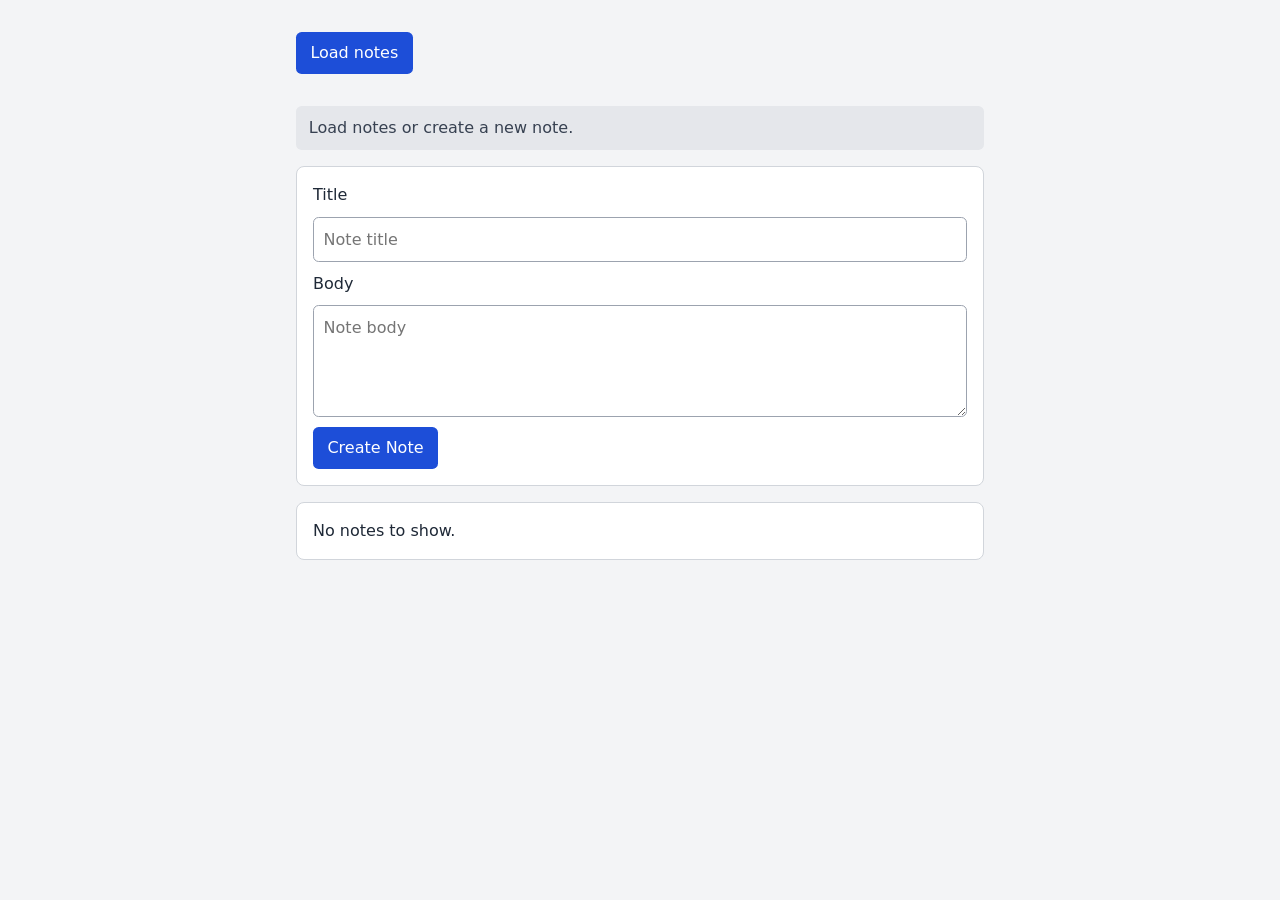
<file: quicknotes-system-design-/index.html>
<!DOCTYPE html>
<html lang="en">
<head>
    <meta charset="UTF-8">
    <meta name="viewport" content="width=device-width, initial-scale=1.0">
    <title>Quick Notes</title>
    <link rel="stylesheet" href="style.css">
    <script src="api.js" defer></script>
</head>
<body>
  <button id="load-btn" type="button">Load notes</button>
  <p id="status" role="status" aria-live="polite"></p>
  <form id="note-form">
    <label for="title-input">Title</label>
    <input id="title-input" name="title" type="text" placeholder="Note title" maxlength="100" required>
    <label for="body-input">Body</label>
    <textarea id="body-input" name="body" placeholder="Note body"></textarea>
    <button id="submit-btn" type="submit">Create Note</button>
  </form>
  <ul id="notes-list"></ul>
</body>
</html>
</file>
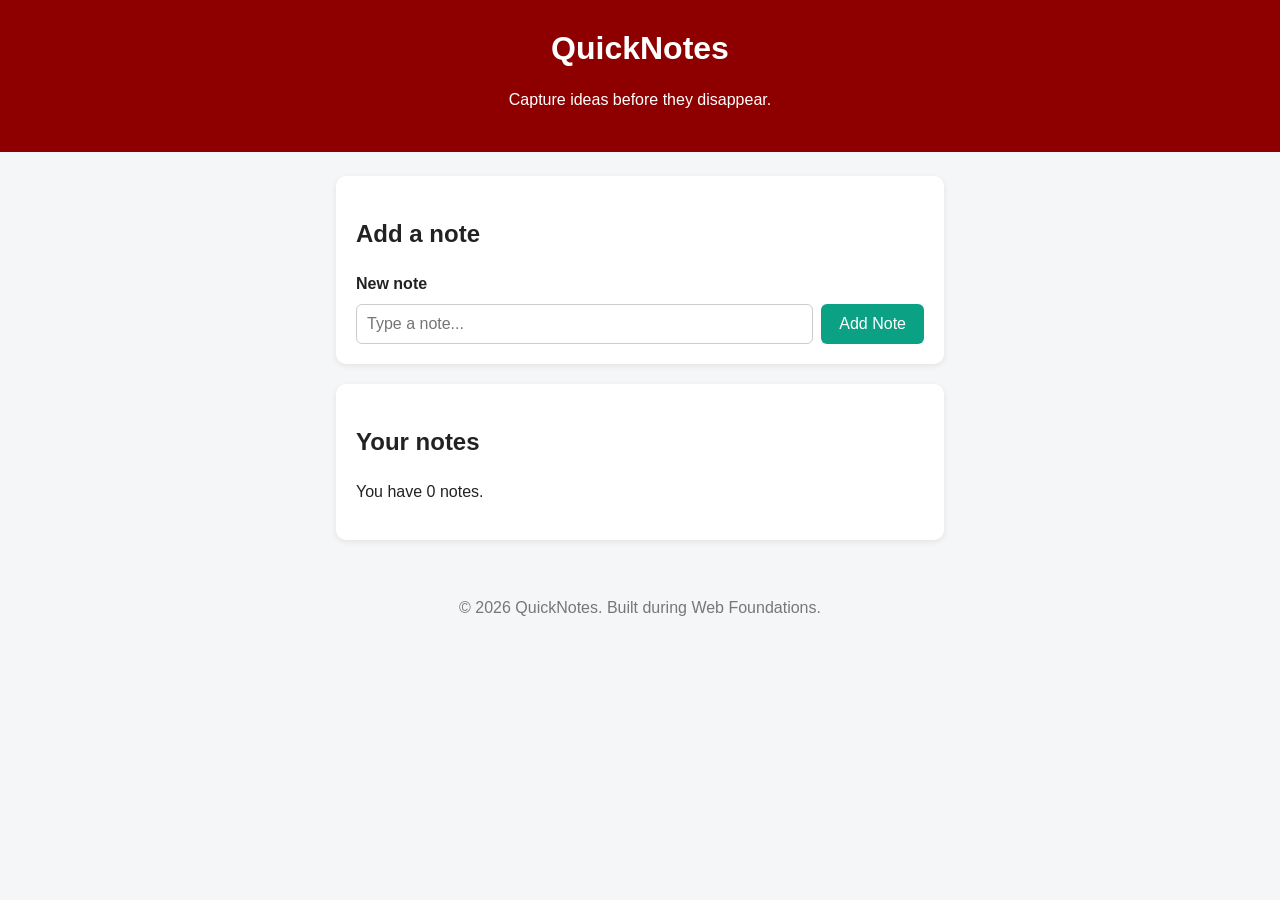
<file: Practice/quicknotes-day1/index.html>
<!DOCTYPE html>
<html lang="en">
  <head>
    <meta charset="UTF-8" />
    <meta name="viewport" content="width=device-width, initial-scale=1.0" />
    <link rel="stylesheet" href="style.css" />
    <script src="script.js" defer></script>

    <title>QuickNotes</title>
  </head>
  <body>
    <header>
      <h1>QuickNotes</h1>
      <p>Capture ideas before they disappear.</p>
    </header>
 
    <main>
      <section>
        <h2>Add a note</h2>
        <form id="note-form">
          <label for="note-input">New note</label>
          <input type="text" id="note-input" placeholder="Type a note..." />
          <button type="submit">Add Note</button>
        </form>
      </section>
 
      <section>
        <h2>Your notes</h2>
        <p id="note-count">You have 2 notes.</p>
        <ul id="notes-list">
          <li class = "note">Revise HTML forms</li>
          <li class = "note">Push my code to GitHub</li>
        </ul>
      </section>
    </main>
 
    <footer>
      <p>&copy; 2026 QuickNotes. Built during Web Foundations.</p>
    </footer>
  </body>
</html>
</file>
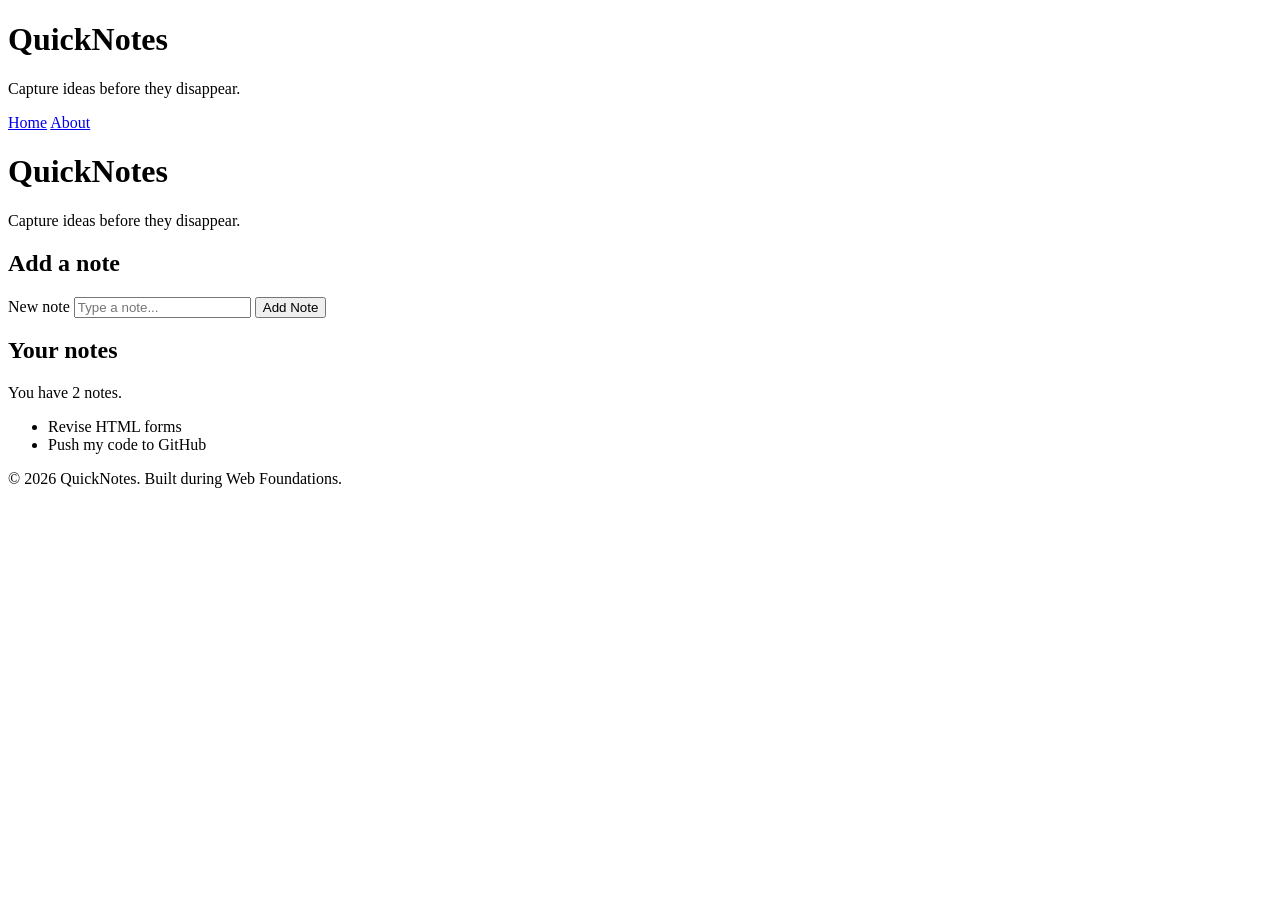
<file: Web-foundation-days/Day1/index.html>
<!DOCTYPE html>
<html lang="en">
  <head>
    <meta charset="UTF-8" />
    <meta name="viewport" content="width=device-width, initial-scale=1.0" />
    <title>QuickNotes</title>
  
  </head>
  <body>
    <header>
      <h1>QuickNotes</h1>
      <p>Capture ideas before they disappear.</p>
        <nav>
        <a href="index.html">Home</a>
        <a href="about.html">About</a>
        </nav>
     
    </header>
 
    <main>
    <h1>QuickNotes</h1>
      <p>Capture ideas before they disappear.</p>
      <section>
        <h2>Add a note</h2>
        <form id="note-form">
          <label for="note-input">New note</label>
          <input type="text" id="note-input" placeholder="Type a note..." />
          <button type="submit">Add Note</button>
        </form>
      </section>
 
      <section>
        <h2>Your notes</h2>
        <p id="note-count">You have 2 notes.</p>
        <ul id="notes-list">
          <li>Revise HTML forms</li>
          <li>Push my code to GitHub</li>
        </ul>
      </section>
    </main>
 
    <footer>
      <p>&copy; 2026 QuickNotes. Built during Web Foundations.</p>
    </footer>
  </body>
</html>
</file>
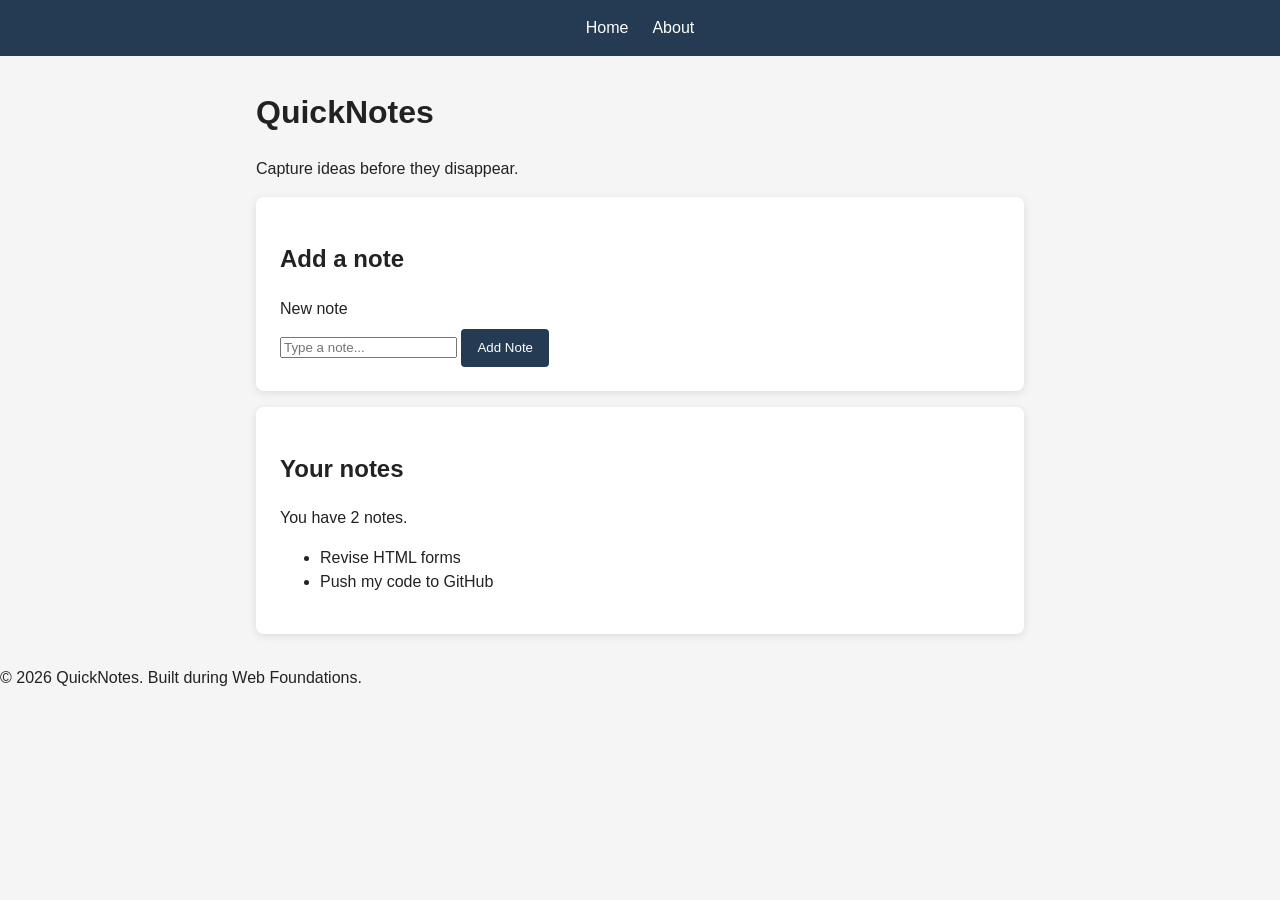
<file: Web-foundation-days/Day2/index.html>
<!DOCTYPE html>
<html lang="en">
  <head>
    <meta charset="UTF-8" />
    <meta name="viewport" content="width=device-width, initial-scale=1.0" />
    <link rel="stylesheet" href="style.css"/>

    <title>QuickNotes</title>
  
  </head>
  <body>
    <header>
        <nav>
        <a href="index.html">Home</a>
        <a href="about.html">About</a>
        </nav>
     
    </header>
 
    <main>
    <h1>QuickNotes</h1>
      <p>Capture ideas before they disappear.</p>
      <section>
        <h2>Add a note</h2>
        <form id="note-form">
          <label for="note-input">New note</label>
          <input type="text" id="note-input" placeholder="Type a note..." />
          <button type="submit">Add Note</button>
        </form>
      </section>
 
      <section>
        <h2>Your notes</h2>
        <p id="note-count">You have 2 notes.</p>
        <ul id="notes-list">
          <li>Revise HTML forms</li>
          <li>Push my code to GitHub</li>
        </ul>
      </section>
    </main>
 
    <footer>
      <p>&copy; 2026 QuickNotes. Built during Web Foundations.</p>
    </footer>
  </body>
</html>
</file>
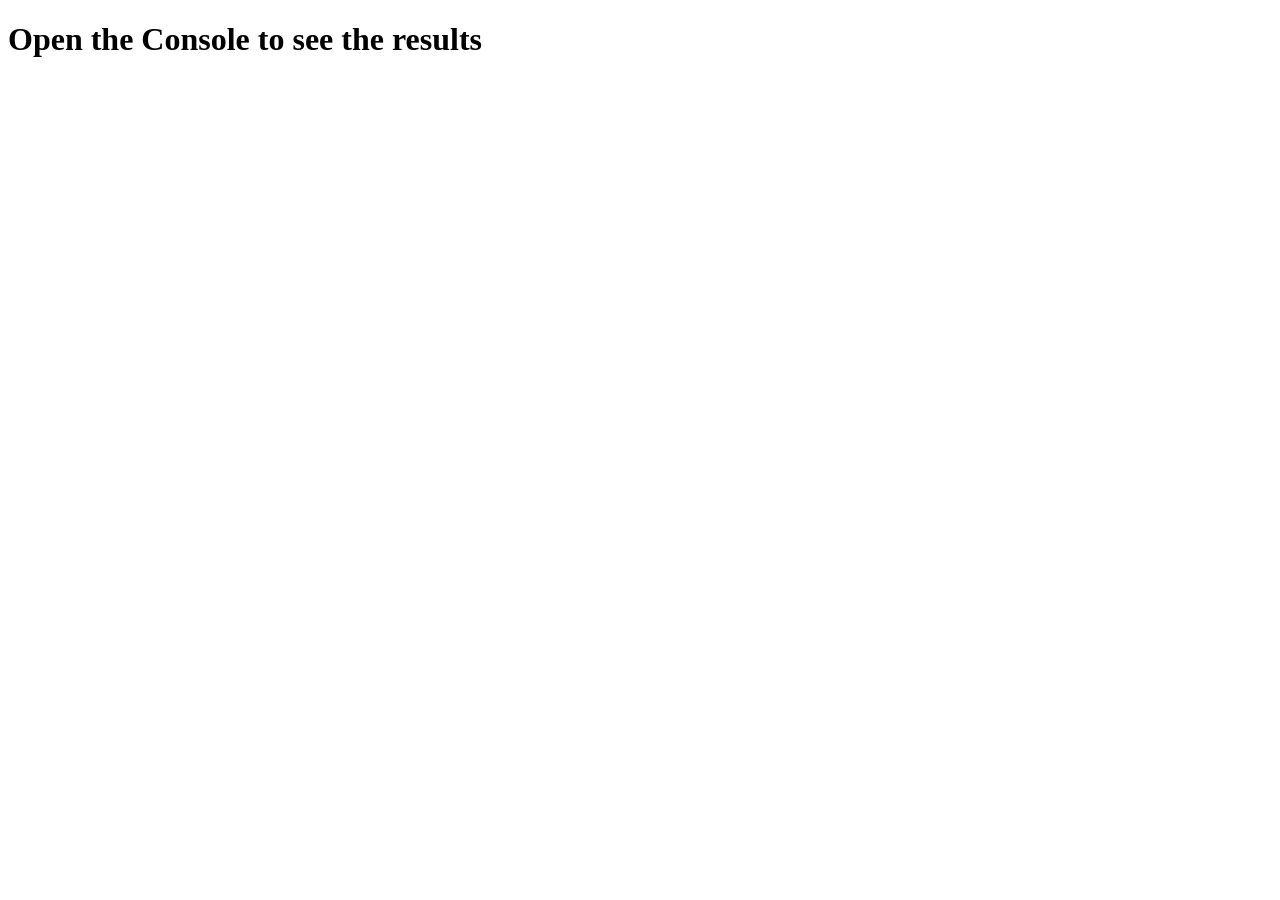
<file: Web-foundation-days/Day3/index.html>
<!DOCTYPE html>
<html lang="en">
  <head>
    <meta charset="UTF-8" />
    <meta name="viewport" content="width=device-width, initial-scale=1.0" />
    <script src="script.js" defer></script>

    <title>Notes Toolkit</title>
  
  </head>
<body>
<h1>Open the Console to see the results</h1>

</body>




  </html>
</file>
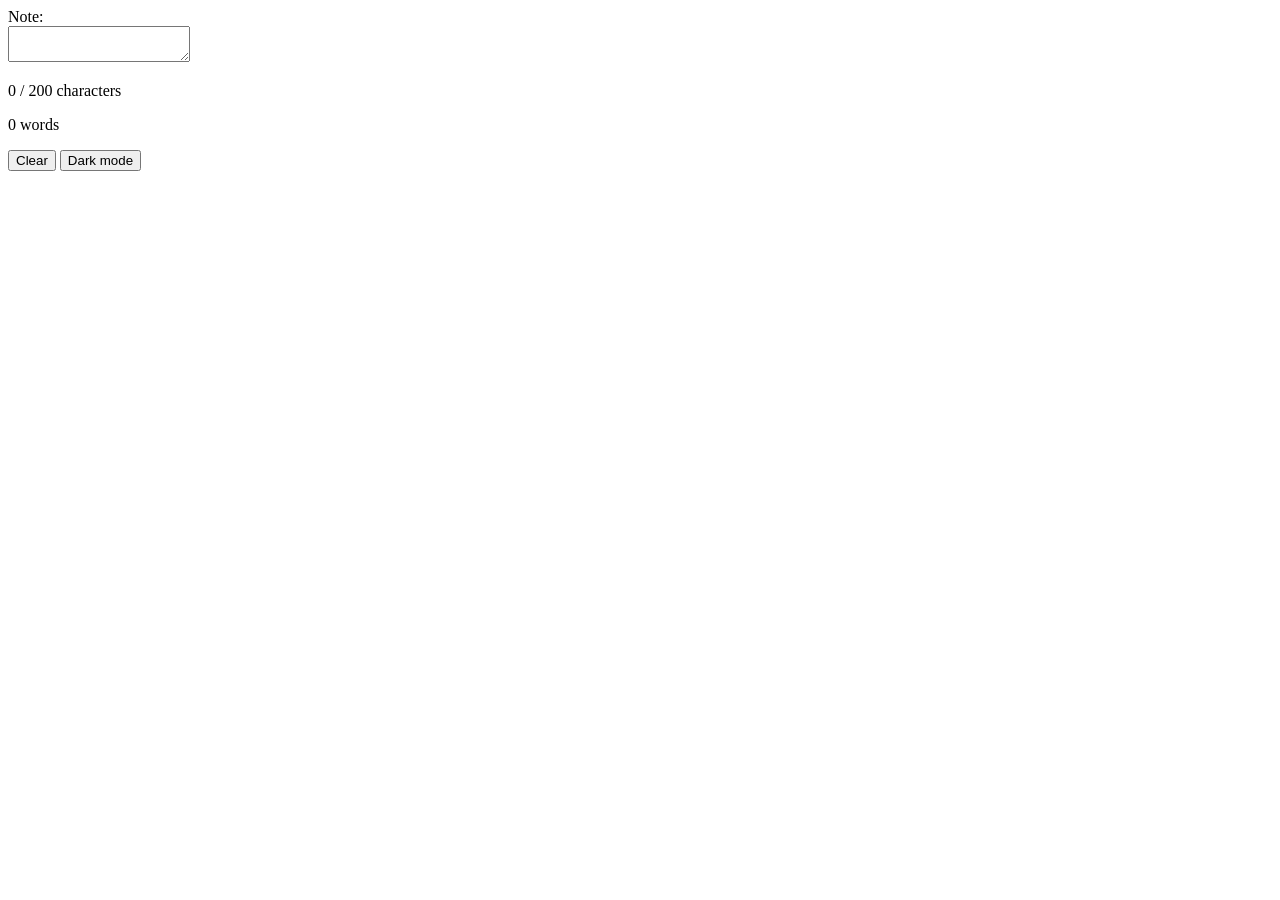
<file: Web-foundation-days/Day4/index.html>
<!DOCTYPE html>
<html lang="en">
  <head>
    <meta charset="UTF-8" />
    <meta name="viewport" content="width=device-width, initial-scale=1.0" />
    <script src="script.js" defer></script>
    <link rel="stylesheet" href="style.css"/>


    <title>Notes Toolkit</title>
  
  </head>

  <body class = "dark">

<label for="note-text">Note:</label> <br/>
<textarea id="note-text">
</textarea>
<br/> 

<p id="char-count"></p>
<p id="word-count"></p>
<button id="clear-btn">Clear</button>
 <button id="theme-toggle">Toggle</button>




  </body>



  </html>
</file>
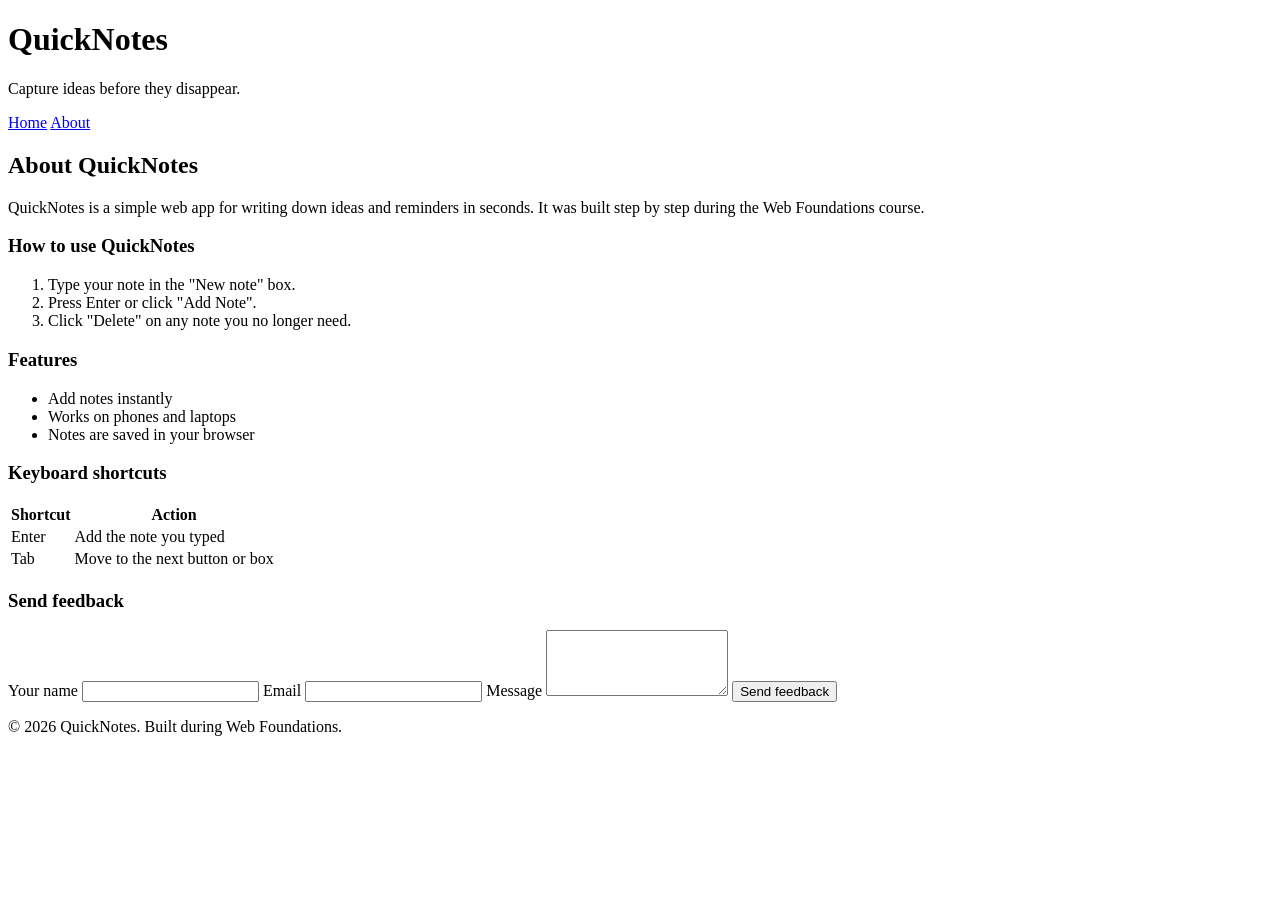
<file: Web-foundation-days/Day1/about.html>
<!DOCTYPE html>
<html lang="en">
  <head>
    <meta charset="UTF-8" />
    <meta name="viewport" content="width=device-width, initial-scale=1.0" />
    <title>About QuickNotes</title>
  </head>
  <body>
    <header>
      <h1>QuickNotes</h1>
      <p>Capture ideas before they disappear.</p>
      <nav>
        <a href="index.html">Home</a>
        <a href="about.html">About</a>
      </nav>
    </header>
 
    <main>
      <h2>About QuickNotes</h2>
      <p>
        QuickNotes is a simple web app for writing down ideas and reminders
        in seconds. It was built step by step during the Web Foundations course.
      </p>
 
      <section>
        <h3>How to use QuickNotes</h3>
        <ol>
          <li>Type your note in the "New note" box.</li>
          <li>Press Enter or click "Add Note".</li>
          <li>Click "Delete" on any note you no longer need.</li>
        </ol>
      </section>
 
      <section>
        <h3>Features</h3>
        <ul>
          <li>Add notes instantly</li>
          <li>Works on phones and laptops</li>
          <li>Notes are saved in your browser</li>
        </ul>
      </section>
 
      <section>
        <h3>Keyboard shortcuts</h3>
        <table>
          <thead>
            <tr>
              <th>Shortcut</th>
              <th>Action</th>
            </tr>
          </thead>
          <tbody>
            <tr>
              <td>Enter</td>
              <td>Add the note you typed</td>
            </tr>
            <tr>
              <td>Tab</td>
              <td>Move to the next button or box</td>
            </tr>
          </tbody>
        </table>
      </section>
 
      <section>
        <h3>Send feedback</h3>
        <form id="feedback-form">
          <label for="name">Your name</label>
          <input type="text" id="name" name="name" required />
 
          <label for="email">Email</label>
          <input type="email" id="email" name="email" required />
 
          <label for="message">Message</label>
          <textarea id="message" name="message" rows="4" required></textarea>
 
          <button type="submit">Send feedback</button>
        </form>
      </section>
    </main>
 
    <footer>
      <p>&copy; 2026 QuickNotes. Built during Web Foundations.</p>
    </footer>
  </body>
</html>
</file>
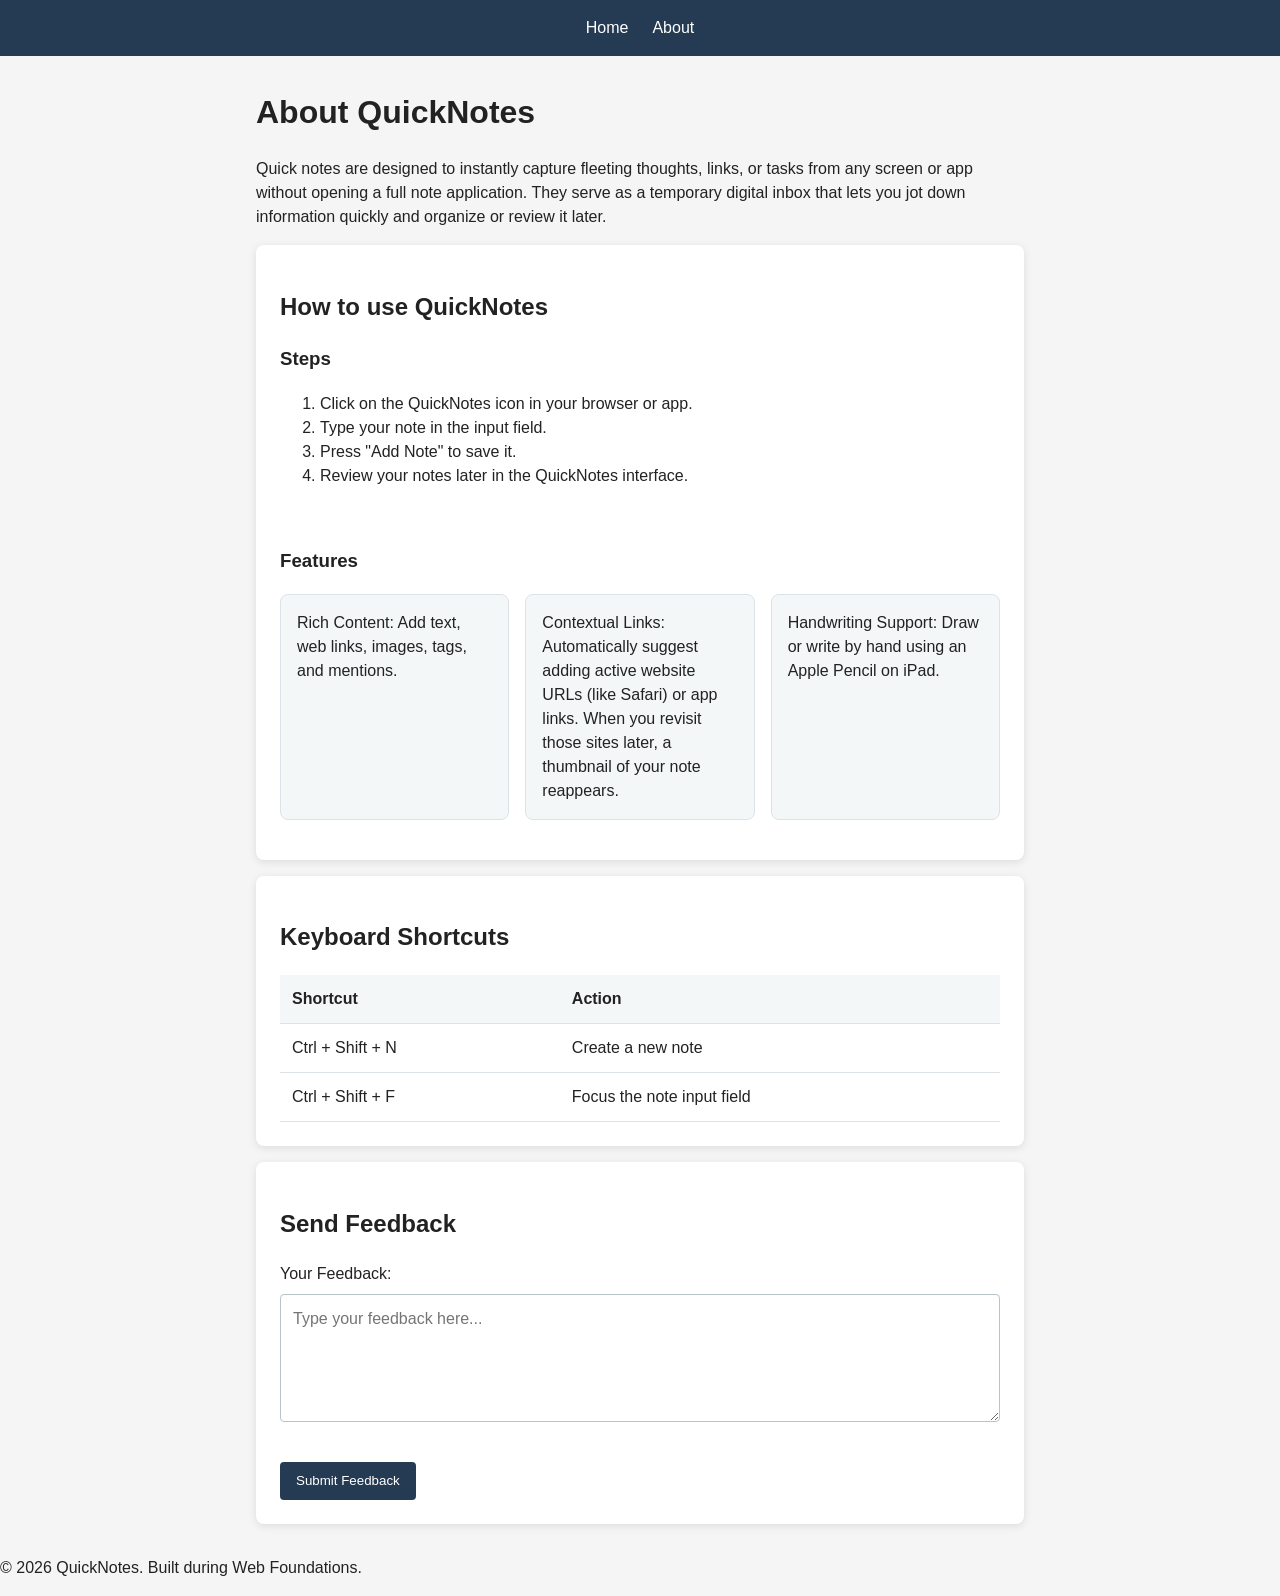
<file: Web-foundation-days/Day2/about.html>
<!DOCTYPE html>
<html lang="en">
  <head>
    <meta charset="UTF-8" />
    <meta name="viewport" content="width=device-width, initial-scale=1.0" />
        <link rel="stylesheet" href="style.css"/>

    <title>QuickNotes</title>
   
  </head>
  <body>
    <header>
       <nav>
        <a href="index.html">Home</a>
        <a href="about.html">About</a>
    </nav>
    </header>
 
    <main>
     <h1>About QuickNotes</h1>
      <p>Quick notes are designed to instantly capture fleeting thoughts, links, or tasks from any screen or app without opening a full note application. They serve as a temporary digital inbox that lets you jot down information quickly and organize or review it later.</p>
 
      <section>
        <h2>How to use QuickNotes</h2>

        <h3>Steps</h3>
        <ol>
          <li>Click on the QuickNotes icon in your browser or app.</li>
          <li>Type your note in the input field.</li>
          <li>Press "Add Note" to save it.</li>
          <li>Review your notes later in the QuickNotes interface.</li> 
          </ol>
          <br />
        <h3>Features</h3>
        <ul class ="features">
          <li>Rich Content: Add text, web links, images, tags, and mentions.</li>
          <li>Contextual Links: Automatically suggest adding active website URLs (like Safari) or app links. When you revisit those sites later, a thumbnail of your note reappears.</li>
          <li>Handwriting Support: Draw or write by hand using an Apple Pencil on iPad.</li>
        </ul>
      </section>

      <section>
        <h2>Keyboard Shortcuts</h2>
        <table>
          <tr>
            <th>Shortcut</th>
            <th>Action</th>
          </tr>
          <tr>
            <td>Ctrl + Shift + N</td>
            <td>Create a new note</td>
          </tr>
          <tr>
            <td>Ctrl + Shift + F</td>
            <td>Focus the note input field</td>
          </tr>
        </table>
      </section>
      <section>
        <h2>Send Feedback</h2>

        <form>
            <label for="feedback">Your Feedback:</label>
            <textarea id="feedback" name="feedback" rows="4" cols="50" placeholder="Type your feedback here..."></textarea>
            <br />
            <button type="submit">Submit Feedback</button>
        </form>


      </section>
    </main>
 
    <footer>
      <p>&copy; 2026 QuickNotes. Built during Web Foundations.</p>
    </footer>
  </body>
</html>
</file>
<file: quicknotes-system-design-/style.css>
* {
  box-sizing: border-box;
}

body {
  max-width: 720px;
  margin: 0 auto;
  padding: 2rem 1rem;
  color: #1f2937;
  background: #f3f4f6;
  font-family: system-ui, -apple-system, "Segoe UI", sans-serif;
  line-height: 1.5;
}

#load-btn,
#note-form,
#notes-list {
  margin-bottom: 1rem;
}

#note-form {
  display: grid;
  gap: 0.6rem;
  padding: 1rem;
  background: #fff;
  border: 1px solid #d1d5db;
  border-radius: 0.5rem;
}

input,
textarea,
button {
  font: inherit;
}

input,
textarea {
  width: 100%;
  padding: 0.6rem;
  color: inherit;
  border: 1px solid #9ca3af;
  border-radius: 0.35rem;
}

textarea {
  min-height: 7rem;
  resize: vertical;
}

button {
  width: fit-content;
  padding: 0.55rem 0.9rem;
  color: #fff;
  background: #1d4ed8;
  border: 0;
  border-radius: 0.35rem;
  cursor: pointer;
}

button:hover:not(:disabled) {
  background: #1e40af;
}

button:disabled {
  cursor: wait;
  opacity: 0.6;
}

input:focus-visible,
textarea:focus-visible,
button:focus-visible {
  outline: 3px solid #93c5fd;
  outline-offset: 2px;
}

#status {
  padding: 0.65rem 0.8rem;
  border-radius: 0.35rem;
}

#status:empty {
  display: none;
}

#status[data-state="loading"] {
  color: #1e3a8a;
  background: #dbeafe;
}

#status[data-state="success"] {
  color: #166534;
  background: #dcfce7;
}

#status[data-state="error"] {
  color: #991b1b;
  background: #fee2e2;
}

#status[data-state="empty"] {
  color: #374151;
  background: #e5e7eb;
}

#notes-list {
  display: grid;
  gap: 0.75rem;
  padding: 0;
  list-style: none;
}

#notes-list li {
  padding: 1rem;
  background: #fff;
  border: 1px solid #d1d5db;
  border-radius: 0.5rem;
}

#notes-list h2 {
  margin: 0 0 0.4rem;
  font-size: 1.15rem;
  overflow-wrap: anywhere;
}

#notes-list p {
  margin: 0 0 0.75rem;
  overflow-wrap: anywhere;
}

@media (max-width: 480px) {
  body {
    padding: 1rem 0.75rem;
  }

  button {
    width: 100%;
  }
}
</file>
<file: Practice/quicknotes-day1/style.css>
/* 1. Reset: predictable sizing and no default body margin */
*,
*::before,
*::after {
  box-sizing: border-box;
}
 
body {
  margin: 0;
  font-family: "Segoe UI", Arial, sans-serif;
  background-color: #f4f6f8;
  color: #222;
  line-height: 1.5;
}
 
/* 2. Header */
header {
  background-color: #8e0000;
  color: white;
  text-align: center;
  padding: 24px 16px;
}
 
header h1 {
  margin: 0;
}
 
/* 3. Centre the main content and limit its width */
main {
  max-width: 640px;
  margin: 24px auto;   /* auto left/right margins centre a block */
  padding: 0 16px;
}
 
section {
  background: white;
  padding: 20px;
  border-radius: 10px;
  margin-bottom: 20px;
  box-shadow: 0 2px 6px rgba(0, 0, 0, 0.08);
}
 
/* 4. Form layout with Flexbox */
#note-form {
  display: flex;
  gap: 8px;
  flex-wrap: wrap;
}
 
#note-form label {
  width: 100%;          /* label on its own line */
  font-weight: bold;
}
 
#note-input {
  flex: 1;
  padding: 10px;
  border: 1px solid #ccc;
  border-radius: 6px;
  font-size: 1rem;
}
 
button {
  background-color: #0ba184;
  color: white;
  border: none;
  padding: 10px 18px;
  border-radius: 6px;
  font-size: 1rem;
  cursor: pointer;
}
 
button:hover {
  background-color: #088a70;
}
 
/* 5. Notes list */
#notes-list {
  list-style: none;     /* remove bullet points */
  padding: 0;
}
 
.note {
  background-color: #fffbe6;
  border-left: 4px solid #0ba184;
  padding: 12px 16px;
  margin-bottom: 10px;
  border-radius: 6px;
}
 
/* 6. Footer */
footer {
  text-align: center;
  color: #777;
  padding: 16px;
}
 
/* 7. Phones */
@media (max-width: 600px) {
  #note-form {
    flex-direction: column;
  }
}
.note {
  display: flex;
  justify-content: space-between;
  align-items: center;
  gap: 12px;
}
 
.delete-btn {
  background-color: #8e0000;
  padding: 6px 12px;
  font-size: 0.85rem;
}
 
.delete-btn:hover {
  background-color: #6b0000;
}
</file>
<file: Web-foundation-days/Day2/style.css>
*{
    box-sizing: border-box; 

}

body {
  margin: 0;
}

body {
  font-family: Arial, sans-serif;
  line-height: 1.5;

  color: #222;
  background-color: #f5f5f5;
}

/* Header and navigation */
header {
  background-color: #243b53;
  padding: 1rem 1.5rem;
}

header nav {
  display: flex;
  gap: 1.5rem;
}


nav {
  display: flex;
  justify-content: center;
  align-items: center;
  gap: 16px;
}
nav a {
  color: white;
  text-decoration: none;
  transition: color 180ms ease;
}
nav a:hover {
  color: #d6eaff;
}
main {
  max-width: 800px;
  margin: 2rem auto;
  padding: 0 1rem;
}

section {
  background-color: white;
  padding: 1.5rem;
  margin-bottom: 1rem;
  border-radius: 8px;
  box-shadow: 0 2px 8px rgb(0 0 0 / 10%);
}

.features {
  display: grid;
  grid-template-columns: repeat(auto-fit, minmax(180px, 1fr));
  gap: 1rem;
  padding: 0;
  list-style: none;
}

.features li {
  background-color: #f4f7f8;
  border: 1px solid #dce3e8;
  border-radius: 8px;
  padding: 1rem;
}
table {
  width: 100%;
  border-collapse: collapse;
  text-align: left;
}

th,
td {
  padding: 0.75rem;
  border-bottom: 1px solid #dce3e8;
}

th {
  background-color: #f4f7f8;
}

form label {
  display: block;
  margin-bottom: 0.5rem;
}


form textarea {
  display: block;
  width: 100%;
  min-height: 8rem;
  padding: 0.75rem;
  margin-bottom: 1rem;
  font: inherit;
  border: 1px solid #b8c4cc;
  border-radius: 4px;
  resize: vertical;
}

form button {
 padding: 0.7rem 1rem;
  color: white;
  background-color: #243b53;
  border: 0;
  border-radius: 4px;
  cursor: pointer;
  transition: background-color 180ms ease, transform 180ms ease;
}

form button:hover {
  background-color: #345574;
  transform: translateY(-1px);
}

@media (max-width: 600px) {
  header {
    font-size: 0.9rem;
    padding: 0.65rem 1rem;
  }

  nav {
    gap: 1rem;
  }

}
</file>
<file: Web-foundation-days/Day4/style.css>
:root {
  --background: white;
  --text: black;
}

body.dark {
  --background: #222;
  --text: white;
}

body {
  background: var(--background);
  color: var(--text);
}

.warning {
  color: orange;
}

.over {
  color: red;
  font-weight: bold;
}
</file>
